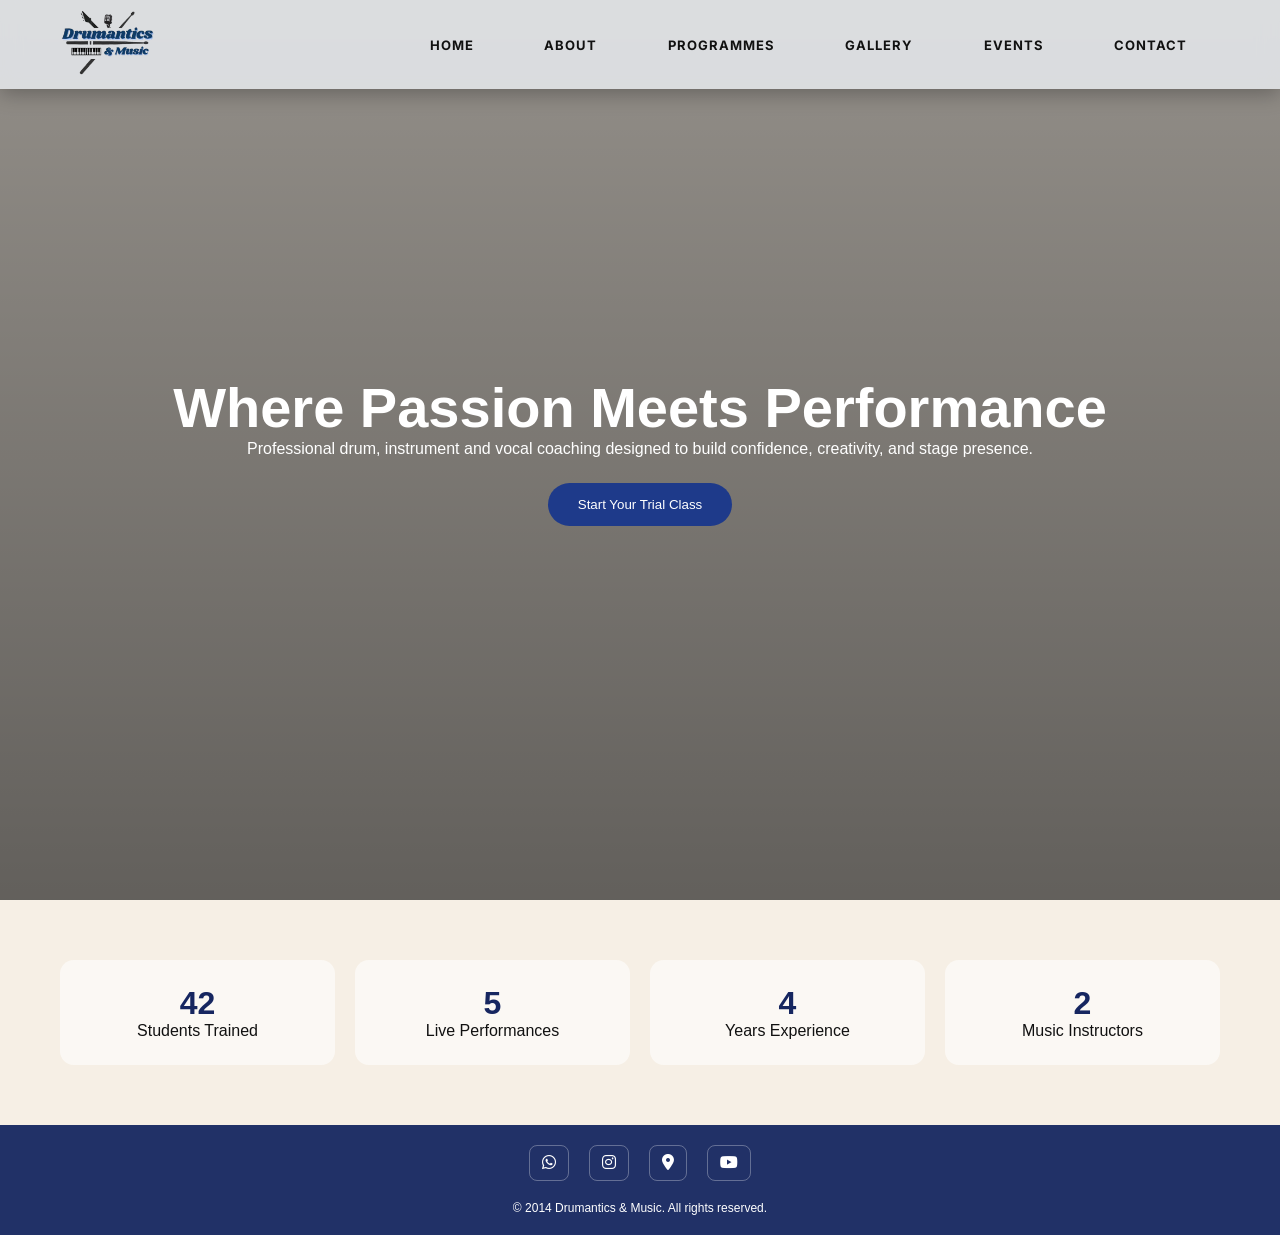
<file: index.html>
<!DOCTYPE html>
<html lang="en">
<head>
  <meta charset="UTF-8">
  <meta name="viewport" content="width=device-width, initial-scale=1.0">
  <title>Drumantics & Music</title>
  <link rel="stylesheet" href="styles.css">
  <link href="https://fonts.googleapis.com/css2?family=Inter:wght@400;500;600&display=swap" rel="stylesheet">
  <link rel="stylesheet" href="https://cdnjs.cloudflare.com/ajax/libs/font-awesome/6.5.0/css/all.min.css">
</head>
<body> 
<header>
  <div class="logo" onclick="location.href='index.html'">
    <img src="images/logo.png" alt="Drumantics Logo">
  </div> 
  <nav class="navbar">
    <a href="index.html">Home</a>
    <a href="about.html">About</a>  
    <a href="programmes.html">Programmes</a>
    <a href="gallery.html">Gallery</a>
    <a href="events.html">Events</a>
    <a href="contact.html">Contact</a> 
  </nav>
</header> 

<section class="hero">
  <h1>Where Passion Meets Performance</h1>
  <p>Professional drum, instrument and vocal coaching designed to build confidence, creativity, and stage presence.</p>
  <button class="btn" onclick="window.open('https://wa.me/60175252823')">Start Your Trial Class</button>
</section>

<section class="stats">
  <div class="stat-card">
    <h2 class="counter" data-target="200">0</h2>
    <p>Students Trained</p>
  </div>

  <div class="stat-card">
    <h2 class="counter" data-target="20">0</h2>
    <p>Live Performances</p>
  </div>

  <div class="stat-card">
    <h2 class="counter" data-target="15">0</h2>
    <p>Years Experience</p>
  </div>

  <div class="stat-card">
    <h2 class="counter" data-target="9">0</h2>
    <p>Music Instructors</p>
  </div>
</section>

<footer>
  <div class="footer-icons">

  <a href="https://wa.me/60175252823" target="_blank" class="icon">
    <i class="fab fa-whatsapp"></i>
  </a>

  <a href="https://www.instagram.com/drumanticsandmusic/" target="_blank" class="icon">
    <i class="fab fa-instagram"></i>
  </a>

  <a href="https://maps.app.goo.gl/qdt6q4hn6tsHJBHQ9" target="_blank" class="icon">
    <i class="fas fa-location-dot"></i>
  </a>
  
  <a href="https://www.youtube.com/@carlosuzara" target="_blank" class="icon">
      <i class="fab fa-youtube"></i>
    </a>
  </div>

  <p class="copyright">
    © 2014 Drumantics & Music. All rights reserved.
  </p>
</footer>

<script src="script.js"></script>
</body>
</html>
</file>
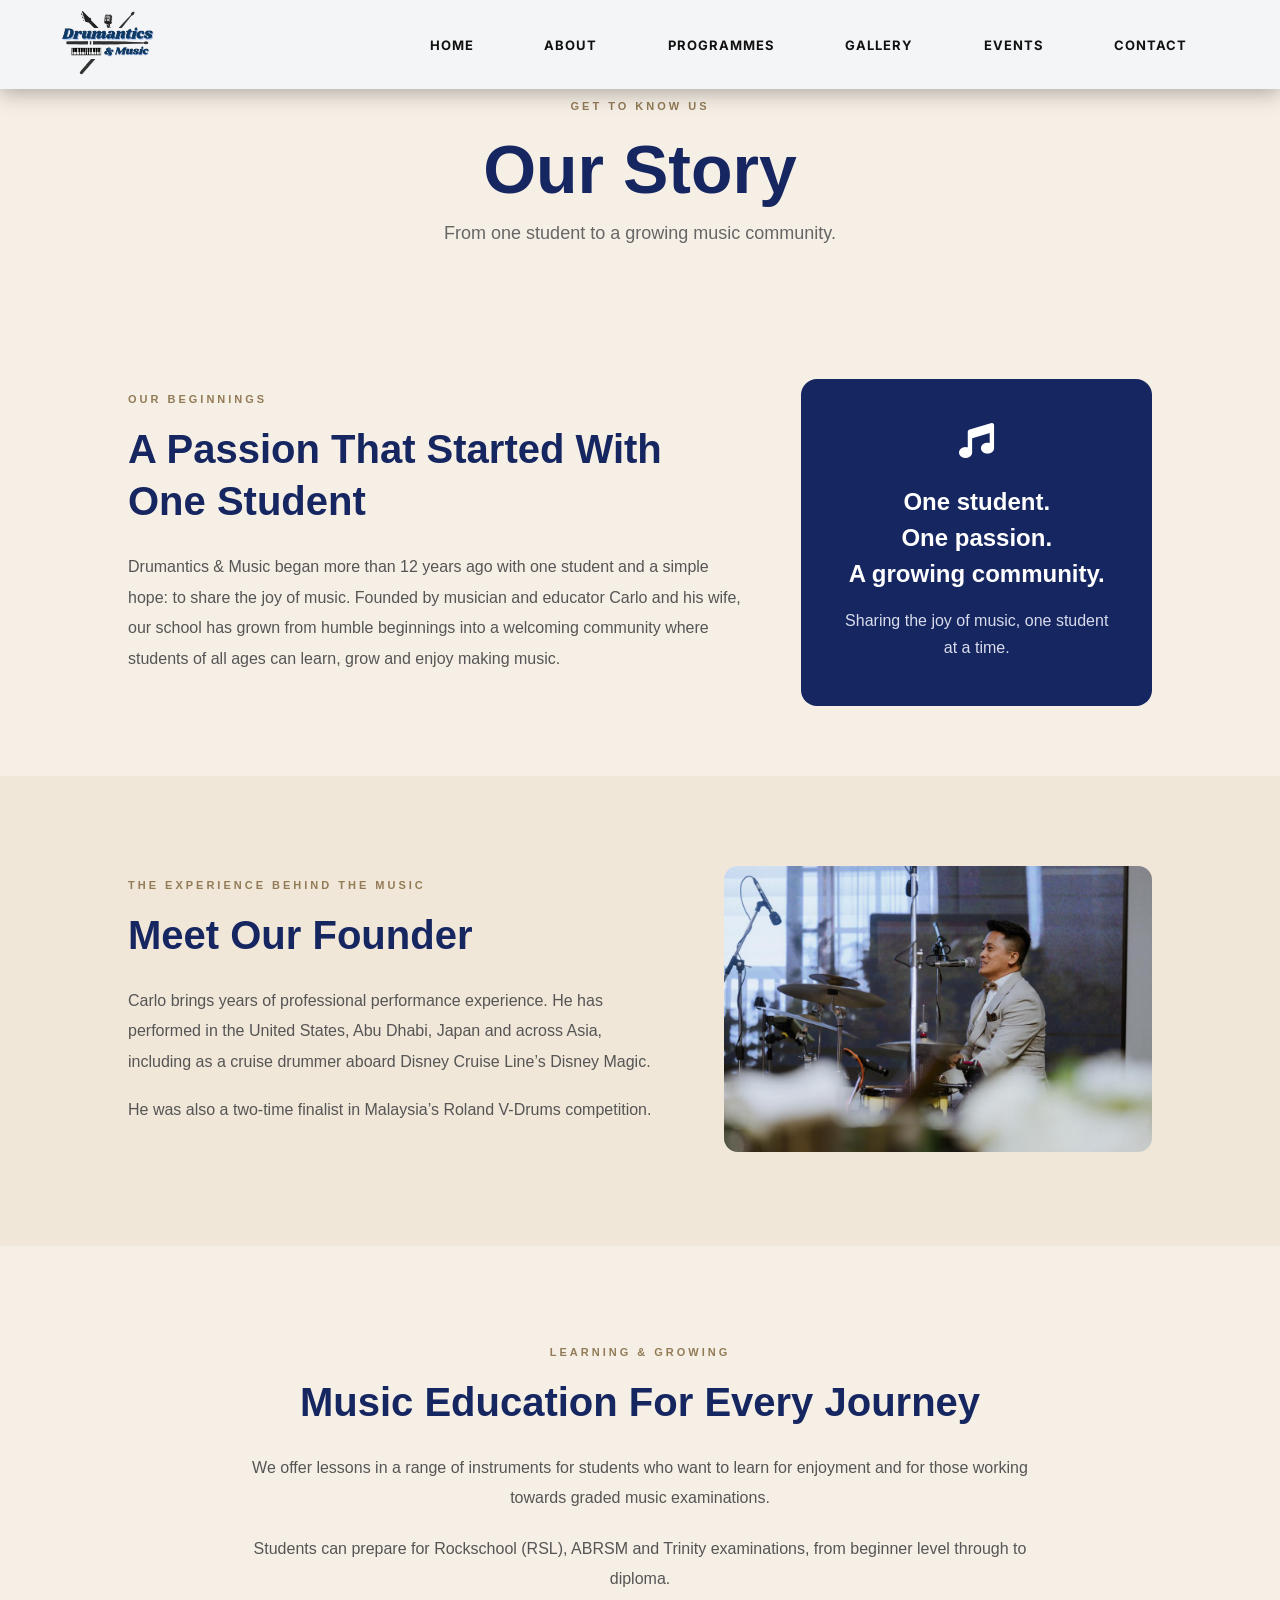
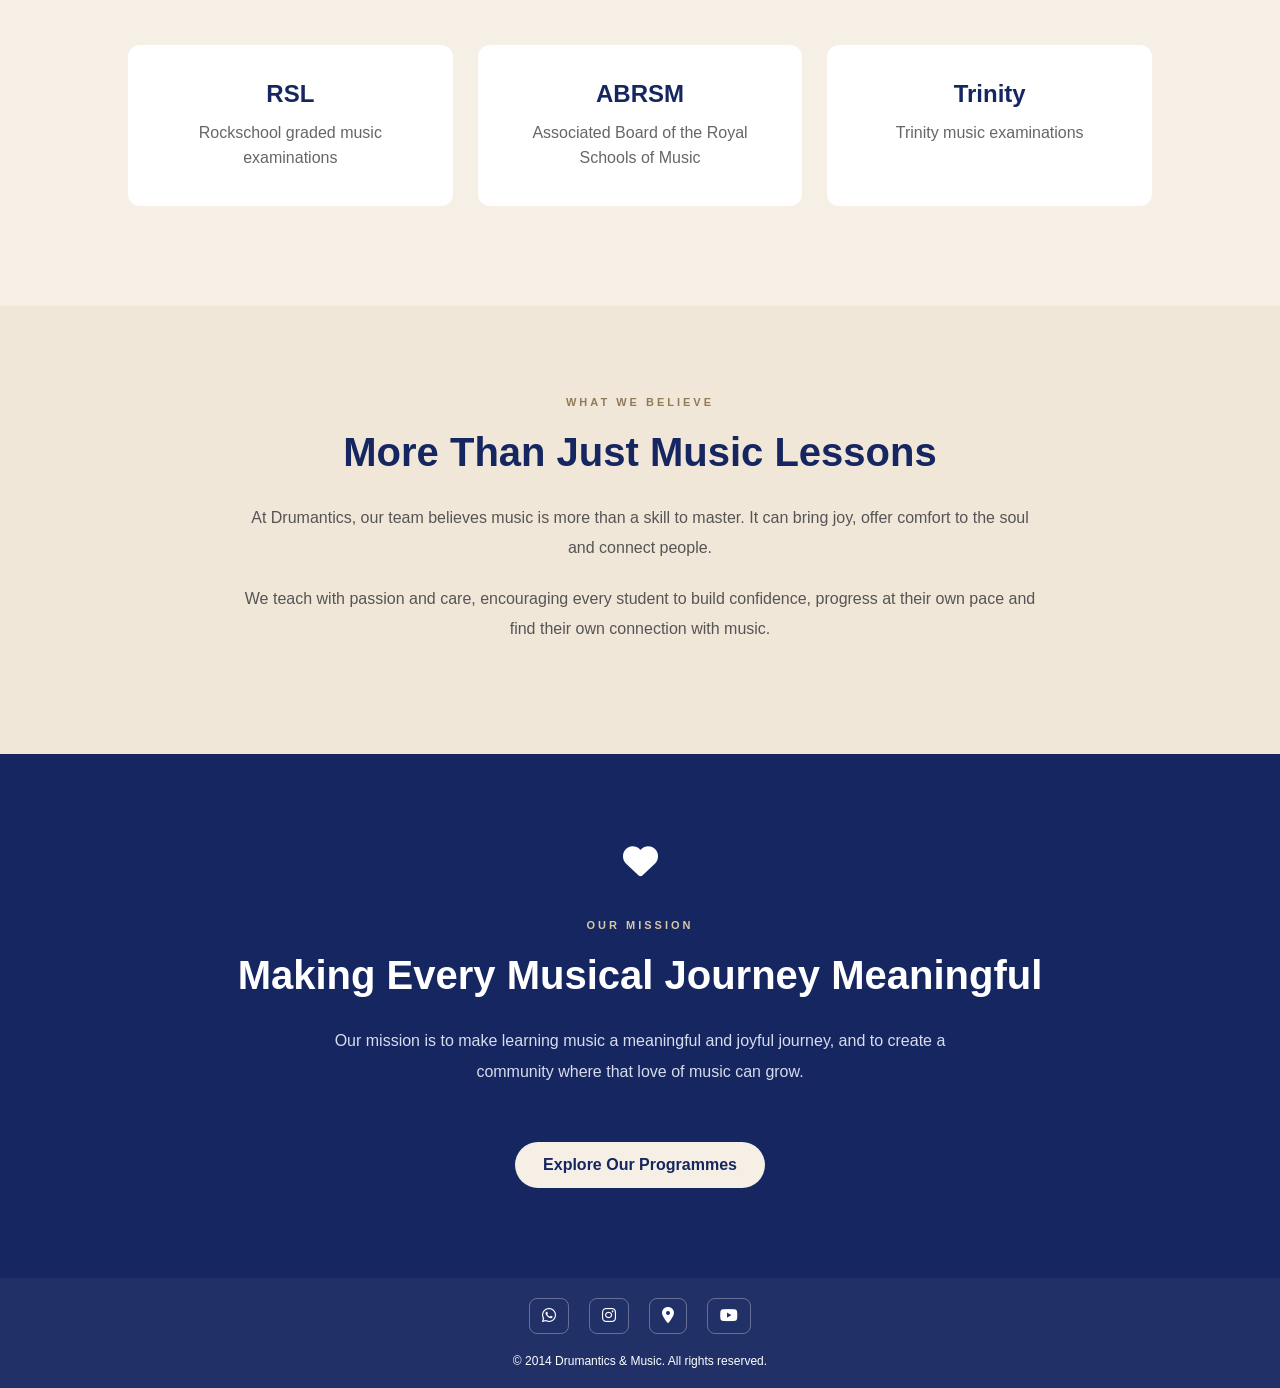
<file: about.html>
<!DOCTYPE html>
<html lang="en">
<head>
  <meta charset="UTF-8">
  <meta name="viewport" content="width=device-width, initial-scale=1.0">
  <title>About Us | Drumantics & Music</title>

  <link rel="stylesheet" href="styles.css">
  <link href="https://fonts.googleapis.com/css2?family=Inter:wght@400;500;600;700&display=swap" rel="stylesheet">
  <link rel="stylesheet" href="https://cdnjs.cloudflare.com/ajax/libs/font-awesome/6.5.0/css/all.min.css">
</head>

<body>

<header>
  <div class="logo" onclick="location.href='index.html'">
    <img src="images/logo.png" alt="Drumantics Logo">
  </div>

  <nav class="navbar">
    <a href="index.html">Home</a>
    <a href="about.html" class="active">About</a>
    <a href="programmes.html">Programmes</a>
    <a href="gallery.html">Gallery</a>
    <a href="events.html">Events</a>
    <a href="contact.html">Contact</a>
  </nav>
</header>

<main class="about-page">

  <!-- ABOUT INTRO -->
  <section class="about-hero fade-in">
    <span class="section-label">GET TO KNOW US</span>
    <h1>Our Story</h1>
    <p class="about-subtitle">
      From one student to a growing music community.
    </p>
  </section>

  <!-- OUR STORY -->
  <section class="about-story fade-in">
    <div class="story-content">
      <span class="section-label">OUR BEGINNINGS</span>

      <h2>A Passion That Started With One Student</h2>

      <p>
        Drumantics & Music began more than 12 years ago with one student
        and a simple hope: to share the joy of music. Founded by musician
        and educator Carlo and his wife, our school has grown from humble
        beginnings into a welcoming community where students of all ages
        can learn, grow and enjoy making music.
      </p>
    </div>

    <div class="story-highlight">
      <i class="fas fa-music"></i>
      <h3>One student.<br>One passion.<br>A growing community.</h3>
      <p>Sharing the joy of music, one student at a time.</p>
    </div>
  </section>

  <!-- FOUNDER STORY -->
  <section class="founder-section fade-in">
    <div class="founder-content">
      <span class="section-label">THE EXPERIENCE BEHIND THE MUSIC</span>

      <h2>Meet Our Founder</h2>

      <p>
        Carlo brings years of professional performance experience.
        He has performed in the United States, Abu Dhabi, Japan and
        across Asia, including as a cruise drummer aboard Disney Cruise
        Line’s Disney Magic.
      </p>

      <p>
        He was also a two-time finalist in Malaysia’s Roland V-Drums
        competition.
      </p>
    </div>

    <div class="founder-image">
      <img src="images/carlo.jpeg" alt="Carlo, Founder of Drumantics & Music">
    </div>
  </section>

  <!-- MUSIC EDUCATION -->
  <section class="education-section fade-in">
    <span class="section-label">LEARNING & GROWING</span>

    <h2>Music Education For Every Journey</h2>

    <p>
      We offer lessons in a range of instruments for students who want
      to learn for enjoyment and for those working towards graded music
      examinations.
    </p>

    <p>
      Students can prepare for Rockschool (RSL), ABRSM and Trinity
      examinations, from beginner level through to diploma.
    </p>

    <div class="exam-grid">
      <div class="exam-card">
        <h3>RSL</h3>
        <p>Rockschool graded music examinations</p>
      </div>

      <div class="exam-card">
        <h3>ABRSM</h3>
        <p>Associated Board of the Royal Schools of Music</p>
      </div>

      <div class="exam-card">
        <h3>Trinity</h3>
        <p>Trinity music examinations</p>
      </div>
    </div>
  </section>

  <!-- OUR PHILOSOPHY -->
  <section class="philosophy-section fade-in">
    <span class="section-label">WHAT WE BELIEVE</span>

    <h2>More Than Just Music Lessons</h2>

    <p>
      At Drumantics, our team believes music is more than a skill to
      master. It can bring joy, offer comfort to the soul and connect
      people.
    </p>

    <p>
      We teach with passion and care, encouraging every student to
      build confidence, progress at their own pace and find their
      own connection with music.
    </p>
  </section>

  <!-- OUR MISSION -->
  <section class="mission-section fade-in">
    <i class="fas fa-heart"></i>

    <span class="section-label">OUR MISSION</span>

    <h2>Making Every Musical Journey Meaningful</h2>

    <p>
      Our mission is to make learning music a meaningful and joyful
      journey, and to create a community where that love of music
      can grow.
    </p>

    <a href="programmes.html" class="btn">
      Explore Our Programmes
    </a>
  </section>

</main>

<footer>
  <div class="footer-icons">

    <a href="https://wa.me/60175252823" target="_blank"
       rel="noopener noreferrer" class="icon">
      <i class="fab fa-whatsapp"></i>
    </a>

    <a href="https://www.instagram.com/drumanticsandmusic/"
       target="_blank" rel="noopener noreferrer" class="icon">
      <i class="fab fa-instagram"></i>
    </a>

    <a href="https://maps.app.goo.gl/qdt6q4hn6tsHJBHQ9"
       target="_blank" rel="noopener noreferrer" class="icon">
      <i class="fas fa-location-dot"></i>
    </a>

    <a href="https://www.youtube.com/@carlosuzara"
       target="_blank" rel="noopener noreferrer" class="icon">
      <i class="fab fa-youtube"></i>
    </a>

  </div>

  <p class="copyright">
    © 2014 Drumantics & Music. All rights reserved.
  </p>
</footer>

<script src="script.js"></script>

</body>
</html>
</file>
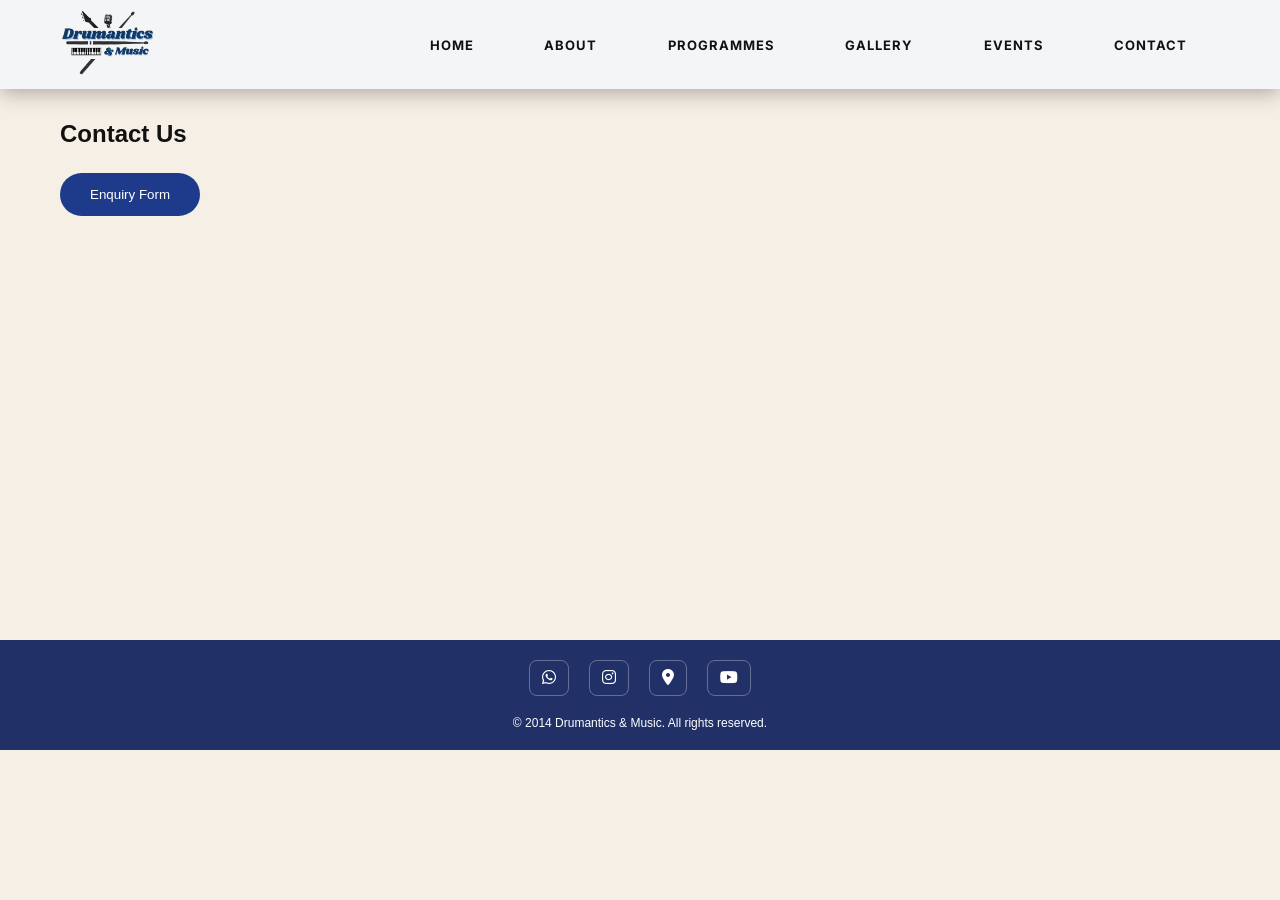
<file: contact.html>
<!DOCTYPE html>
<html lang="en">
<head>
  <meta charset="UTF-8">
  <meta name="viewport" content="width=device-width, initial-scale=1.0">
  <title>Drumantics & Music</title>
  <link rel="stylesheet" href="styles.css">
  <link href="https://fonts.googleapis.com/css2?family=Inter:wght@400;500;600&display=swap" rel="stylesheet">
  <link rel="stylesheet" href="https://cdnjs.cloudflare.com/ajax/libs/font-awesome/6.5.0/css/all.min.css">
</head>
<body>
<header>
  <div class="logo" onclick="location.href='index.html'">
    <img src="images/logo.png" alt="Drumantics Logo">
  </div>
  <nav class="navbar">
    <a href="index.html">Home</a>
    <a href="about.html">About</a>
    <a href="programmes.html">Programmes</a>
    <a href="gallery.html">Gallery</a>
    <a href="events.html">Events</a>
    <a href="contact.html">Contact</a>
  </nav>
</header>

<section id="contact" class="fade-in">
  <h2>Contact Us</h2>
  <button class="btn" onclick="window.open('https://forms.gle/')">Enquiry Form</button>
  <iframe src="https://www.google.com/maps?q=5.4295376,100.3092712&output=embed"></iframe>
</section>

<footer>
  <div class="footer-icons">

  <a href="https://wa.me/60175252823" target="_blank" class="icon">
    <i class="fab fa-whatsapp"></i>
  </a>

  <a href="https://www.instagram.com/drumanticsandmusic/" target="_blank" class="icon">
    <i class="fab fa-instagram"></i>
  </a>

  <a href="https://maps.app.goo.gl/qdt6q4hn6tsHJBHQ9" target="_blank" class="icon">
    <i class="fas fa-location-dot"></i>
  </a>

  <a href="https://www.youtube.com/@carlosuzara" target="_blank" class="icon">
    <i class="fab fa-youtube"></i>
  </a>
  
  </div>

  <p class="copyright">
    © 2014 Drumantics & Music. All rights reserved.
  </p>
</footer>

<script src="script.js"></script>
</body>
</html>
</file>
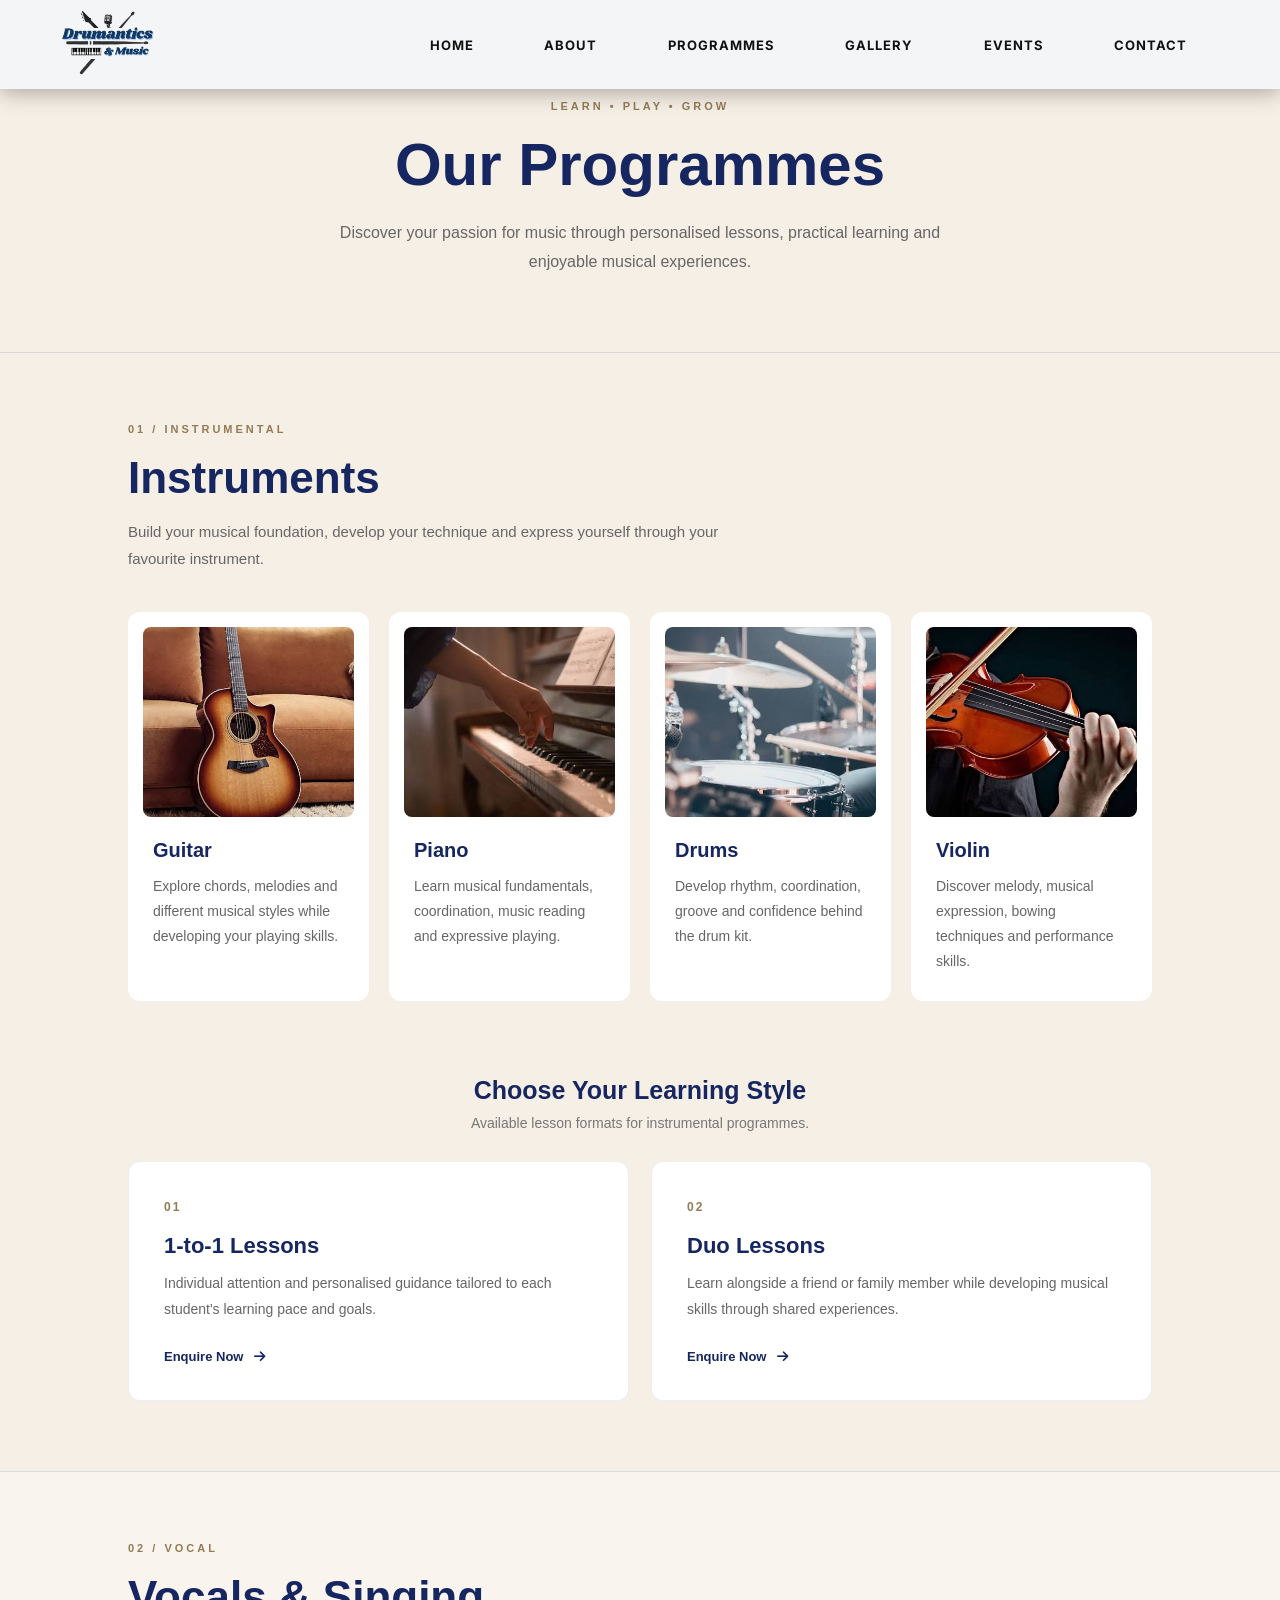
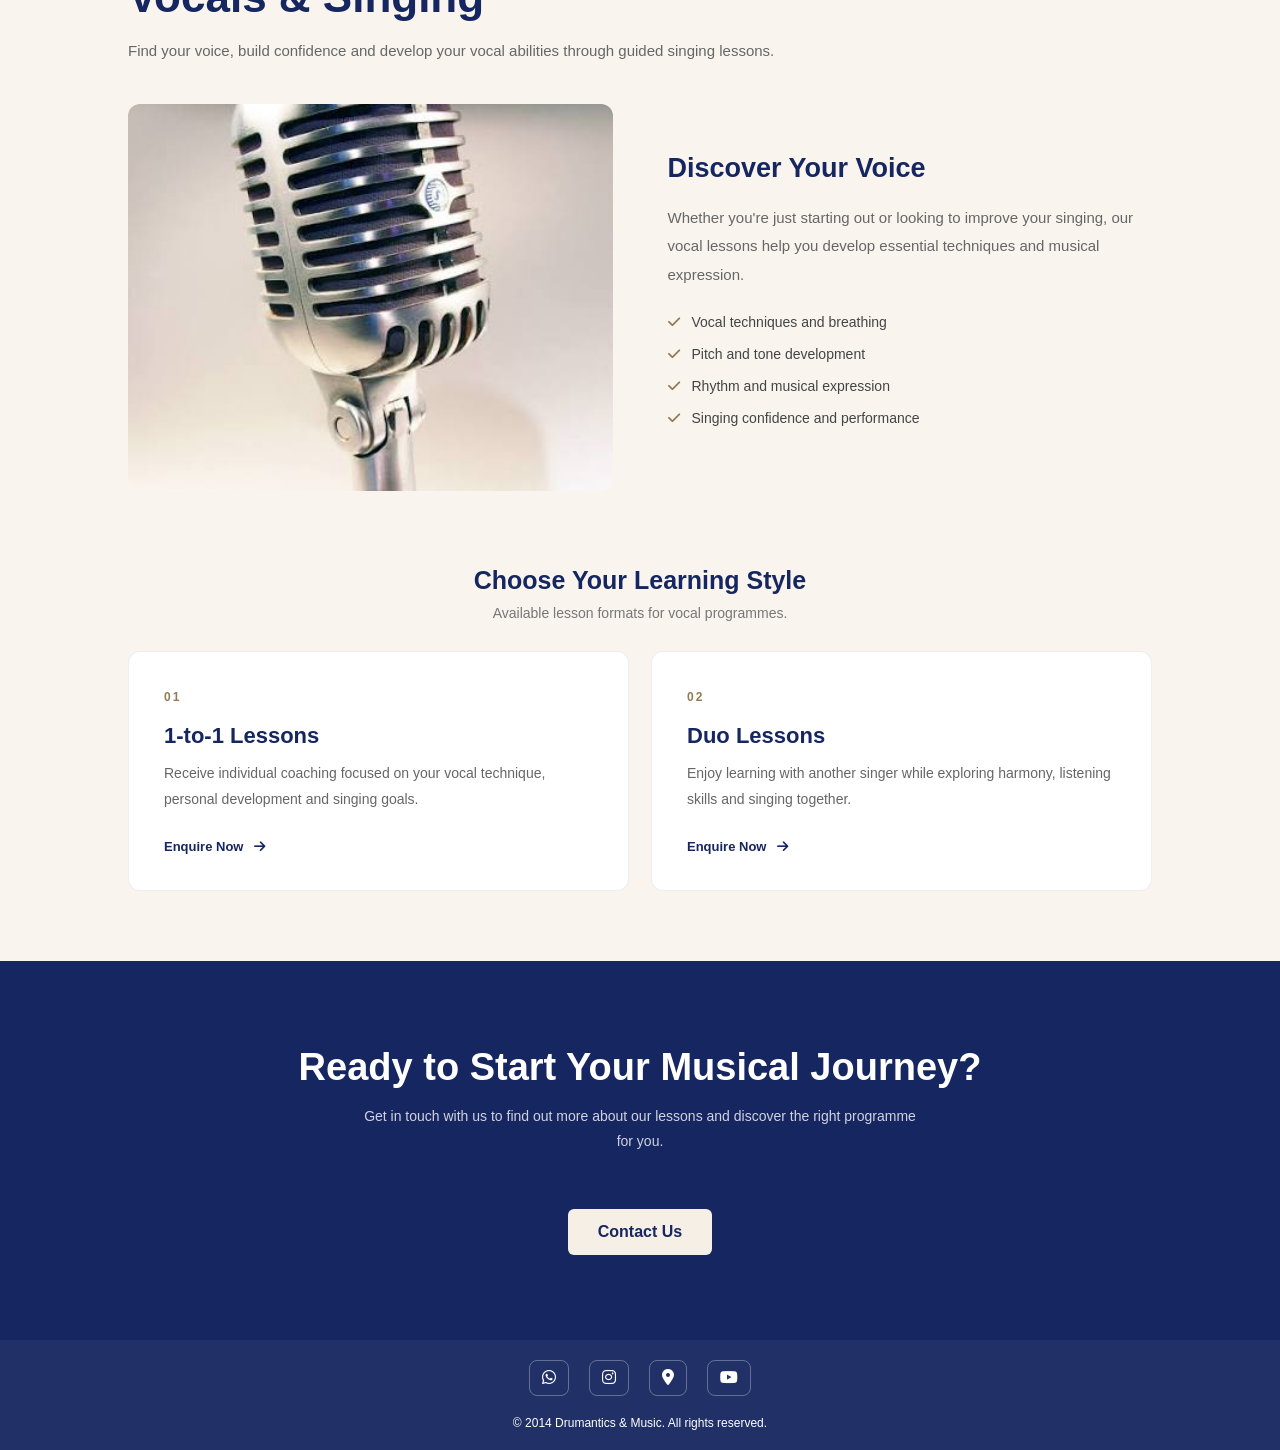
<file: programmes.html>
<!DOCTYPE html>
<html lang="en">

<head>
  <meta charset="UTF-8">
  <meta name="viewport" content="width=device-width, initial-scale=1.0">

  <title>Programmes | Drumantics & Music</title>

  <link rel="stylesheet" href="styles.css">

  <link href="https://fonts.googleapis.com/css2?family=Inter:wght@400;500;600;700&display=swap" rel="stylesheet">

  <link rel="stylesheet" href="https://cdnjs.cloudflare.com/ajax/libs/font-awesome/6.5.0/css/all.min.css">
</head>

<body>

<!-- HEADER -->
<header>
  <div class="logo" onclick="location.href='index.html'">
    <img src="images/logo.png" alt="Drumantics Logo">
  </div>

  <nav class="navbar">
    <a href="index.html">Home</a>
    <a href="about.html">About</a>
    <a href="programmes.html" class="active">Programmes</a>
    <a href="gallery.html">Gallery</a>
    <a href="events.html">Events</a>
    <a href="contact.html">Contact</a>
  </nav>
</header>


<main class="programmes-page">

  <!-- HERO SECTION -->
  <section class="programmes-hero fade-in">

    <span class="section-label">LEARN • PLAY • GROW</span>

    <h1>Our Programmes</h1>

    <p>
      Discover your passion for music through personalised lessons,
      practical learning and enjoyable musical experiences.
    </p>

  </section>


  <!-- CATEGORY 1: INSTRUMENTS -->
  <section class="programme-category fade-in">

    <div class="category-heading">

      <span class="section-label">01 / INSTRUMENTAL</span>

      <h2>Instruments</h2>

      <p>
        Build your musical foundation, develop your technique
        and express yourself through your favourite instrument.
      </p>

    </div>


    <!-- INSTRUMENT CARDS -->
    <div class="instrument-grid">

      <!-- GUITAR -->
      <div class="instrument-card">

        <img
          src="images/programmes/guitar.jpg"
          alt="Guitar lessons"
          loading="lazy"
        >

        <h3>Guitar</h3>

        <p>
          Explore chords, melodies and different musical styles
          while developing your playing skills.
        </p>

      </div>


      <!-- PIANO -->
      <div class="instrument-card">

        <img
          src="images/programmes/piano.jpg"
          alt="Piano lessons"
          loading="lazy"
        >

        <h3>Piano</h3>

        <p>
          Learn musical fundamentals, coordination, music reading
          and expressive playing.
        </p>

      </div>


      <!-- DRUMS -->
      <div class="instrument-card">

        <img
          src="images/programmes/drums.jpg"
          alt="Drum lessons"
          loading="lazy"
        >

        <h3>Drums</h3>

        <p>
          Develop rhythm, coordination, groove and confidence
          behind the drum kit.
        </p>

      </div>


      <!-- VIOLIN -->
      <div class="instrument-card">

        <img
          src="images/programmes/violin.jpg"
          alt="Violin lessons"
          loading="lazy"
        >

        <h3>Violin</h3>

        <p>
          Discover melody, musical expression, bowing techniques
          and performance skills.
        </p>

      </div>

    </div>


    <!-- INSTRUMENT LESSON FORMATS -->
    <div class="lesson-format-heading">

      <h3>Choose Your Learning Style</h3>

      <p>
        Available lesson formats for instrumental programmes.
      </p>

    </div>


    <div class="lesson-format-grid">

      <!-- 1-TO-1 -->
      <div class="lesson-format-card">

        <span class="format-number">01</span>

        <h3>1-to-1 Lessons</h3>

        <p>
          Individual attention and personalised guidance
          tailored to each student's learning pace and goals.
        </p>

        <a
          href="https://wa.me/60175252823?text=Hi%20Drumantics%2C%20I%20would%20like%20to%20enquire%20about%201-to-1%20instrument%20lessons."
          target="_blank"
          rel="noopener noreferrer"
          class="programme-link"
        >
          Enquire Now <i class="fa-solid fa-arrow-right"></i>
        </a>

      </div>


      <!-- DUO -->
      <div class="lesson-format-card">

        <span class="format-number">02</span>

        <h3>Duo Lessons</h3>

        <p>
          Learn alongside a friend or family member while
          developing musical skills through shared experiences.
        </p>

        <a
          href="https://wa.me/60175252823?text=Hi%20Drumantics%2C%20I%20would%20like%20to%20enquire%20about%20Duo%20instrument%20lessons."
          target="_blank"
          rel="noopener noreferrer"
          class="programme-link"
        >
          Enquire Now <i class="fa-solid fa-arrow-right"></i>
        </a>

      </div>

    </div>

  </section>



  <!-- CATEGORY 2: VOCALS -->
  <section class="programme-category vocal-category fade-in">

    <div class="category-heading">

      <span class="section-label">02 / VOCAL</span>

      <h2>Vocals & Singing</h2>

      <p>
        Find your voice, build confidence and develop
        your vocal abilities through guided singing lessons.
      </p>

    </div>


    <!-- VOCAL IMAGE AND DESCRIPTION -->
    <div class="vocal-content">

      <div class="vocal-image">

        <img
          src="images/programmes/vocals.jpg"
          alt="Vocal and singing lessons"
          loading="lazy"
        >

      </div>


      <div class="vocal-details">

        <h3>Discover Your Voice</h3>

        <p>
          Whether you're just starting out or looking to improve
          your singing, our vocal lessons help you develop
          essential techniques and musical expression.
        </p>

        <ul class="vocal-list">

          <li>
            <i class="fa-solid fa-check"></i>
            Vocal techniques and breathing
          </li>

          <li>
            <i class="fa-solid fa-check"></i>
            Pitch and tone development
          </li>

          <li>
            <i class="fa-solid fa-check"></i>
            Rhythm and musical expression
          </li>

          <li>
            <i class="fa-solid fa-check"></i>
            Singing confidence and performance
          </li>

        </ul>

      </div>

    </div>


    <!-- VOCAL LESSON FORMATS -->
    <div class="lesson-format-heading">

      <h3>Choose Your Learning Style</h3>

      <p>
        Available lesson formats for vocal programmes.
      </p>

    </div>


    <div class="lesson-format-grid">

      <!-- 1-TO-1 -->
      <div class="lesson-format-card">

        <span class="format-number">01</span>

        <h3>1-to-1 Lessons</h3>

        <p>
          Receive individual coaching focused on your vocal
          technique, personal development and singing goals.
        </p>

        <a
          href="https://wa.me/60175252823?text=Hi%20Drumantics%2C%20I%20would%20like%20to%20enquire%20about%201-to-1%20vocal%20lessons."
          target="_blank"
          rel="noopener noreferrer"
          class="programme-link"
        >
          Enquire Now <i class="fa-solid fa-arrow-right"></i>
        </a>

      </div>


      <!-- DUO -->
      <div class="lesson-format-card">

        <span class="format-number">02</span>

        <h3>Duo Lessons</h3>

        <p>
          Enjoy learning with another singer while exploring
          harmony, listening skills and singing together.
        </p>

        <a
          href="https://wa.me/60175252823?text=Hi%20Drumantics%2C%20I%20would%20like%20to%20enquire%20about%20Duo%20vocal%20lessons."
          target="_blank"
          rel="noopener noreferrer"
          class="programme-link"
        >
          Enquire Now <i class="fa-solid fa-arrow-right"></i>
        </a>

      </div>

    </div>

  </section>



  <!-- CALL TO ACTION -->
  <section class="programme-cta fade-in">

    <h2>Ready to Start Your Musical Journey?</h2>

    <p>
      Get in touch with us to find out more about our lessons
      and discover the right programme for you.
    </p>

    <a
      href="https://wa.me/60175252823"
      target="_blank"
      rel="noopener noreferrer"
      class="btn"
    >
      Contact Us
    </a>

  </section>

</main>



<!-- FOOTER -->
<footer>

  <div class="footer-icons">

    <a href="https://wa.me/60175252823" target="_blank" rel="noopener noreferrer" class="icon">
      <i class="fab fa-whatsapp"></i>
    </a>

    <a href="https://www.instagram.com/drumanticsandmusic/" target="_blank" rel="noopener noreferrer" class="icon">
      <i class="fab fa-instagram"></i>
    </a>

    <a href="https://maps.app.goo.gl/qdt6q4hn6tsHJBHQ9" target="_blank" rel="noopener noreferrer" class="icon">
      <i class="fas fa-location-dot"></i>
    </a>

    <a href="https://www.youtube.com/@carlosuzara" target="_blank" rel="noopener noreferrer" class="icon">
      <i class="fab fa-youtube"></i>
    </a>

  </div>

  <p class="copyright">
    © 2014 Drumantics & Music. All rights reserved.
  </p>

</footer>


<script src="script.js"></script>

</body>
</html>
</file>
<file: styles.css>
* {
  margin: 0;
  padding: 0;
  box-sizing: border-box;
  font-family: 'Poppins', sans-serif;
}

body {
  background:#F6EFE5;
  color: #111;
  scroll-behavior: smooth;
  font-family: 'Inter', sans-serif;
}

header {
  display: flex;
  justify-content: space-between;
  align-items: center;
  padding: 10px 60px;
  background: rgba(243, 247, 252, 0.75);
  backdrop-filter: blur(10px);
  position: fixed;
  width: 100%;
  top: 0;
  z-index: 1000;
  box-shadow: 0 4px 20px rgba(0, 0, 0, 0.3);
  transition: all 0.3s ease;
}

.logo img {
  height: 65px;
  width: auto;
  cursor: pointer;
}

nav a {
  display: inline-block;      /* makes it behave like a button */
  margin: 0 10px;
  padding: 12px 22px;          /* creates button space */

  text-decoration: none;
  color: #111;

  font-family: 'Inter', sans-serif;
  font-weight: bold;          /* key for premium feel */
  font-size: 18px;           /* slightly smaller = more luxury */
  letter-spacing: 0.3px;     /* subtle spacing = premium UI */

  border-radius: 10px;         /* rounded button look */
  transition: all 0.3s ease;
  position: relative;

  background: transparent;
  border: 1px solid transparent;

  text-transform: uppercase;
  font-size: 13px;
  letter-spacing: 1px;
}

nav a::after {
  content: '';
  position: absolute;
  width: 0;
  height: 2px;
  background: #162660;
  left: 0;
  bottom: -5px;
  transition: 0.3s;
}

nav a:hover {
  background: #162660;
  color: white;
  transform: translateY(-2px);
  font-weight: bolder;
}

nav a:hover::after {
  width: 100%;
}

section {
  padding: 120px 60px;
}

/* home page */
.hero {
  height: 100vh;
  background: linear-gradient(rgba(0,0,0,0.4), rgba(0,0,0,0.6)),
  url('https://images.unsplash.com/photo-1511379938547-c1f69419868d');
  background-size: cover;
  background-position: center;
  display: flex;
  flex-direction: column;
  justify-content: center;
  align-items: center;
  text-align: center;
  color: white;
}

.hero h1 {
  font-size: 3.5rem;
  font-weight: 800;
}

.btn {
  margin-top: 25px;
  padding: 14px 30px;
  border: none;
  border-radius: 30px;
  background: #1e3a8a;
  color: white;
  cursor: pointer;
  transition: 0.3s;
}

.btn:hover {
  transform: scale(1.05);
}

.grid {
  display: grid;
  grid-template-columns: repeat(auto-fit, minmax(250px,1fr));
  gap: 25px;
}

.stats {
  display: grid;
  grid-template-columns: repeat(4, 1fr);
  gap: 20px;
  padding: 60px;
  text-align: center;
}

.stat-card {
  background: rgba(255,255,255,0.6);
  padding: 25px;
  border-radius: 14px;
  transition: all 0.3s ease;
  cursor: pointer;
}

/* ✨ hover effect */
.stat-card:hover {
  transform: translateY(-5px);
  box-shadow: 0 10px 25px rgba(0,0,0,0.15);
  background: rgba(255,255,255,0.85);
}

.stat-card h2 {
  font-size: 32px;
  color: #162660;
}

.gallery img {
  width: 100%;
  border-radius: 15px;
}

.fade-in {
  opacity: 0;
  transform: translateY(20px);
  transition: all 0.6s ease;
}

.fade-in.show {
  opacity: 1;
  transform: translateY(0);
}

iframe {
  width: 100%;
  height: 300px;
  border: none;
  border-radius: 10px;
}

footer {
  background: rgba(22, 38, 96, 0.95);
  backdrop-filter: blur(10px);
  color: white;
  text-align: center;
  padding: 20px 20px;
  font-size: 12px;
}

.footer-icons {
  display: flex;
  justify-content: center;
  gap: 20px;
  margin-bottom: 20px;
  flex-wrap: wrap;
}

.icon {
  color: white;
  text-decoration: none;
  font-size: 16px;
  padding: 8px 12px;
  border: 1px solid rgba(255,255,255,0.3);
  border-radius: 8px;
  transition: all 0.3s ease;
}

.icon:hover {
  background: white;
  color: #162660;
  transform: translateY(-2px);
}

.whatsapp {
  position: fixed;
  right: 20px;
  bottom: 20px;
  background: #25D366;
  color: white;
  padding: 15px 18px;
  border-radius: 50%;
  cursor: pointer;
}

@media(max-width:768px) {
  header {
    flex-direction: column;
    padding: 15px;
  }

  .hero h1 {
    font-size: 2.2rem;
  }
}


/* =================================
   ABOUT PAGE
================================= */

.about-page {
  background: #F6EFE5;
  color: #162660;
}

/* ABOUT HERO */

.about-hero {
  text-align: center;
  padding: 100px 20px 65px;
}

.section-label {
  display: block;
  font-size: 12px;
  font-weight: 600;
  letter-spacing: 3px;
  color: #8A795D;
  margin-bottom: 18px;
}

.about-hero h1 {
  font-size: clamp(42px, 6vw, 68px);
  margin-bottom: 15px;
}

.about-subtitle {
  font-size: 18px;
  color: #666;
}

/* OUR STORY */

.about-story {
  display: grid;
  grid-template-columns: 1.4fr 0.8fr;
  gap: 60px;
  align-items: center;
  padding: 70px 10%;
}

.story-content h2,
.founder-content h2,
.education-section h2,
.philosophy-section h2,
.mission-section h2 {
  font-size: clamp(28px, 3.5vw, 40px);
  line-height: 1.3;
  margin-bottom: 25px;
}

.story-content p,
.founder-content p,
.education-section > p,
.philosophy-section p,
.mission-section p {
  font-size: 16px;
  line-height: 1.9;
  color: #555;
  margin-bottom: 18px;
}

.story-highlight {
  background: #162660;
  color: white;
  padding: 45px 35px;
  border-radius: 16px;
  text-align: center;
}

.story-highlight i {
  font-size: 35px;
  margin-bottom: 25px;
}

.story-highlight h3 {
  font-size: 24px;
  line-height: 1.5;
  margin-bottom: 15px;
}

.story-highlight p {
  color: #D8DCEC;
  line-height: 1.7;
}

/* FOUNDER */

.founder-section {
  display: grid;
  grid-template-columns: 1fr 0.8fr;
  gap: 60px;
  align-items: center;
  padding: 90px 10%;
  background: #F0E7D9;
}

.founder-image img {
  width: 100%;
  max-height: 450px;
  object-fit: cover;
  border-radius: 14px;
}

/* EDUCATION */

.education-section {
  padding: 100px 10%;
  text-align: center;
}

.education-section > p,
.philosophy-section > p {
  max-width: 800px;
  margin: 0 auto 20px;
}

.exam-grid {
  display: grid;
  grid-template-columns: repeat(3, 1fr);
  gap: 25px;
  margin-top: 50px;
}

.exam-card {
  padding: 35px 25px;
  background: white;
  border-radius: 12px;
  transition: transform 0.3s ease,
              box-shadow 0.3s ease;
}

.exam-card:hover {
  transform: translateY(-7px);
  box-shadow: 0 12px 30px rgba(22, 38, 96, 0.1);
}

.exam-card h3 {
  font-size: 24px;
  color: #162660;
  margin-bottom: 12px;
}

.exam-card p {
  color: #666;
  line-height: 1.6;
}

/* PHILOSOPHY */

.philosophy-section {
  padding: 90px 10%;
  text-align: center;
  background: #F0E7D9;
}

/* MISSION */

.mission-section {
  padding: 90px 20px;
  text-align: center;
  background: #162660;
  color: white;
}

.mission-section > i {
  font-size: 35px;
  margin-bottom: 25px;
}

.mission-section .section-label {
  color: #D8C7A7;
  margin-top: 15px;
}

.mission-section h2 {
  color: white;
}

.mission-section p {
  color: #D8DCEC;
  max-width: 650px;
  margin: 0 auto 30px;
}

.mission-section .btn {
  display: inline-block;
  background: #F6EFE5;
  color: #162660;
  padding: 14px 28px;
  border-radius: 30px;
  text-decoration: none;
  font-weight: 600;
  transition: 0.3s ease;
}

.mission-section .btn:hover {
  background: white;
  transform: translateY(-3px);
}

/* MOBILE RESPONSIVENESS */

@media (max-width: 768px) {

  .about-hero {
    padding: 70px 20px 40px;
  }

  .about-story,
  .founder-section {
    grid-template-columns: 1fr;
    padding: 55px 7%;
    gap: 35px;
  }

  .education-section,
  .philosophy-section {
    padding: 65px 7%;
  }

  .exam-grid {
    grid-template-columns: 1fr;
    gap: 18px;
  }

  .founder-image {
    order: -1;
  }

  .mission-section {
    padding: 70px 7%;
  }

}


/* =================================
   EVENTS PAGE
================================= */

.events-page {
  background: #F6EFE5;
  color: #162660;
}

/* PAGE INTRO */

.events-hero {
  text-align: center;
  padding: 100px 20px 70px;
}

.events-hero h1 {
  font-size: clamp(38px, 5vw, 60px);
  margin-bottom: 20px;
}

.events-hero p {
  color: #666;
  font-size: 16px;
  line-height: 1.8;
  max-width: 600px;
  margin: auto;
}

/* EVENT SECTIONS */

.event-section {
  padding: 65px 10%;
  border-top: 1px solid rgba(22, 38, 96, 0.12);
}

.event-heading {
  margin-bottom: 35px;
}

.event-number {
  display: block;
  font-size: 11px;
  font-weight: 600;
  letter-spacing: 3px;
  color: #927B56;
  margin-bottom: 15px;
}

.event-heading h2 {
  font-size: clamp(28px, 3.5vw, 40px);
  margin-bottom: 15px;
}

.event-heading p {
  color: #666;
  font-size: 15px;
  line-height: 1.8;
  max-width: 650px;
}

/* PHOTO GRID */

.event-gallery {
  display: grid;
  grid-template-columns: repeat(3, 1fr);
  gap: 18px;
}

.event-gallery img {
  width: 100%;
  aspect-ratio: 4 / 3;
  object-fit: cover;
  border-radius: 10px;
  display: block;
  transition: transform 0.35s ease,
              box-shadow 0.35s ease;
}

.event-gallery img:hover {
  transform: scale(1.03);
  box-shadow: 0 10px 25px rgba(22, 38, 96, 0.15);
}

/* TABLET */

@media (max-width: 900px) {
  .event-gallery {
    grid-template-columns: repeat(2, 1fr);
  }

  .event-section {
    padding: 55px 7%;
  }
}

/* MOBILE */

@media (max-width: 550px) {
  .events-hero {
    padding: 70px 20px 45px;
  }

  .event-gallery {
    grid-template-columns: repeat(2, 1fr);
    gap: 10px;
  }

  .event-section {
    padding: 45px 5%;
  }

  .event-gallery img {
    border-radius: 7px;
  }
}


/* ==========================================
   PROGRAMMES PAGE
========================================== */

.programmes-page {
  background: #F6EFE5;
  color: #162660;
}


/* HERO SECTION */

.programmes-hero {
  text-align: center;
  padding: 100px 20px 75px;
}

.section-label {
  display: block;
  color: #927B56;
  font-size: 11px;
  font-weight: 600;
  letter-spacing: 3px;
  margin-bottom: 18px;
}

.programmes-hero h1 {
  font-size: clamp(38px, 5vw, 60px);
  margin-bottom: 20px;
}

.programmes-hero p {
  max-width: 620px;
  margin: auto;
  color: #666;
  font-size: 16px;
  line-height: 1.8;
}


/* CATEGORY SECTIONS */

.programme-category {
  padding: 70px 10%;
  border-top: 1px solid rgba(22, 38, 96, 0.12);
}

.category-heading {
  max-width: 650px;
  margin-bottom: 40px;
}

.category-heading h2 {
  font-size: clamp(30px, 4vw, 44px);
  margin-bottom: 15px;
}

.category-heading p {
  color: #666;
  line-height: 1.8;
  font-size: 15px;
}


/* INSTRUMENT GRID */

.instrument-grid {
  display: grid;
  grid-template-columns: repeat(4, 1fr);
  gap: 20px;
}

.instrument-card {
  background: #fff;
  padding: 15px;
  border-radius: 12px;
  overflow: hidden;
  transition: transform 0.3s ease, box-shadow 0.3s ease;
}

.instrument-card:hover {
  transform: translateY(-7px);
  box-shadow: 0 12px 30px rgba(22, 38, 96, 0.1);
}

.instrument-card img {
  width: 100%;
  height: 190px;
  object-fit: cover;
  border-radius: 8px;
  display: block;
  margin-bottom: 22px;
}

.instrument-card h3 {
  font-size: 20px;
  margin: 0 10px 12px;
}

.instrument-card p {
  color: #666;
  font-size: 14px;
  line-height: 1.8;
  margin: 0 10px 12px;
}


/* LESSON FORMAT HEADING */

.lesson-format-heading {
  text-align: center;
  margin: 75px 0 30px;
}

.lesson-format-heading h3 {
  font-size: 25px;
  margin-bottom: 10px;
}

.lesson-format-heading p {
  color: #777;
  font-size: 14px;
}


/* LESSON FORMAT CARDS */

.lesson-format-grid {
  display: grid;
  grid-template-columns: repeat(2, 1fr);
  gap: 22px;
}

.lesson-format-card {
  position: relative;
  background: #fff;
  padding: 35px;
  border-radius: 12px;
  border: 1px solid rgba(22, 38, 96, 0.08);
  transition: transform 0.3s ease, box-shadow 0.3s ease;
}

.lesson-format-card:hover {
  transform: translateY(-5px);
  box-shadow: 0 12px 28px rgba(22, 38, 96, 0.08);
}

.format-number {
  color: #927B56;
  font-size: 12px;
  letter-spacing: 2px;
  font-weight: 600;
}

.lesson-format-card h3 {
  font-size: 22px;
  margin: 18px 0 12px;
}

.lesson-format-card p {
  color: #666;
  font-size: 14px;
  line-height: 1.8;
  margin-bottom: 25px;
}

.programme-link {
  color: #162660;
  font-size: 13px;
  font-weight: 600;
  text-decoration: none;
}

.programme-link i {
  margin-left: 7px;
  transition: transform 0.3s ease;
}

.programme-link:hover i {
  transform: translateX(5px);
}


/* VOCAL SECTION */

.vocal-category {
  background: rgba(255, 255, 255, 0.35);
}

.vocal-content {
  display: grid;
  grid-template-columns: 1fr 1fr;
  align-items: center;
  gap: 55px;
  margin-top: 35px;
}

.vocal-image img {
  width: 100%;
  aspect-ratio: 5 / 4;
  object-fit: cover;
  border-radius: 12px;
  display: block;
  transition: transform 0.3s ease;
}

.vocal-image img:hover {
  transform: scale(1.02);
}

.vocal-details h3 {
  font-size: 27px;
  margin-bottom: 20px;
}

.vocal-details p {
  color: #666;
  font-size: 15px;
  line-height: 1.9;
  margin-bottom: 25px;
}

.vocal-list {
  list-style: none;
  padding: 0;
  margin: 0;
}

.vocal-list li {
  display: flex;
  align-items: center;
  gap: 12px;
  margin-bottom: 16px;
  color: #444;
  font-size: 14px;
}

.vocal-list i {
  color: #927B56;
}


/* CALL TO ACTION */

.programme-cta {
  text-align: center;
  padding: 85px 20px;
  background: #162660;
  color: #fff;
}

.programme-cta h2 {
  font-size: clamp(27px, 4vw, 38px);
  margin-bottom: 15px;
}

.programme-cta p {
  color: rgba(255, 255, 255, 0.8);
  max-width: 570px;
  margin: 0 auto 30px;
  line-height: 1.8;
  font-size: 14px;
}

.programme-cta .btn {
  display: inline-block;
  background: #F6EFE5;
  color: #162660;
  padding: 14px 30px;
  border-radius: 6px;
  text-decoration: none;
  font-weight: 600;
  transition: 0.3s ease;
}

.programme-cta .btn:hover {
  background: #fff;
  transform: translateY(-3px);
}


/* RESPONSIVE DESIGN */

@media (max-width: 1000px) {

  .instrument-grid {
    grid-template-columns: repeat(2, 1fr);
  }

  .programme-category {
    padding: 60px 7%;
  }

}

@media (max-width: 650px) {

  .programmes-hero {
    padding: 70px 20px 50px;
  }

  .programme-category {
    padding: 50px 6%;
  }

  .instrument-grid,
  .lesson-format-grid,
  .vocal-content {
    grid-template-columns: 1fr;
  }

  .instrument-card {
    padding: 15px;
  }

  .instrument-card img {
    height: 220px;
  }

  .lesson-format-card {
    padding: 28px;
  }

  .vocal-content {
    gap: 30px;
  }

  .lesson-format-heading {
    margin-top: 55px;
  }

  .programme-cta {
    padding: 65px 25px;
  }

}
</file>
